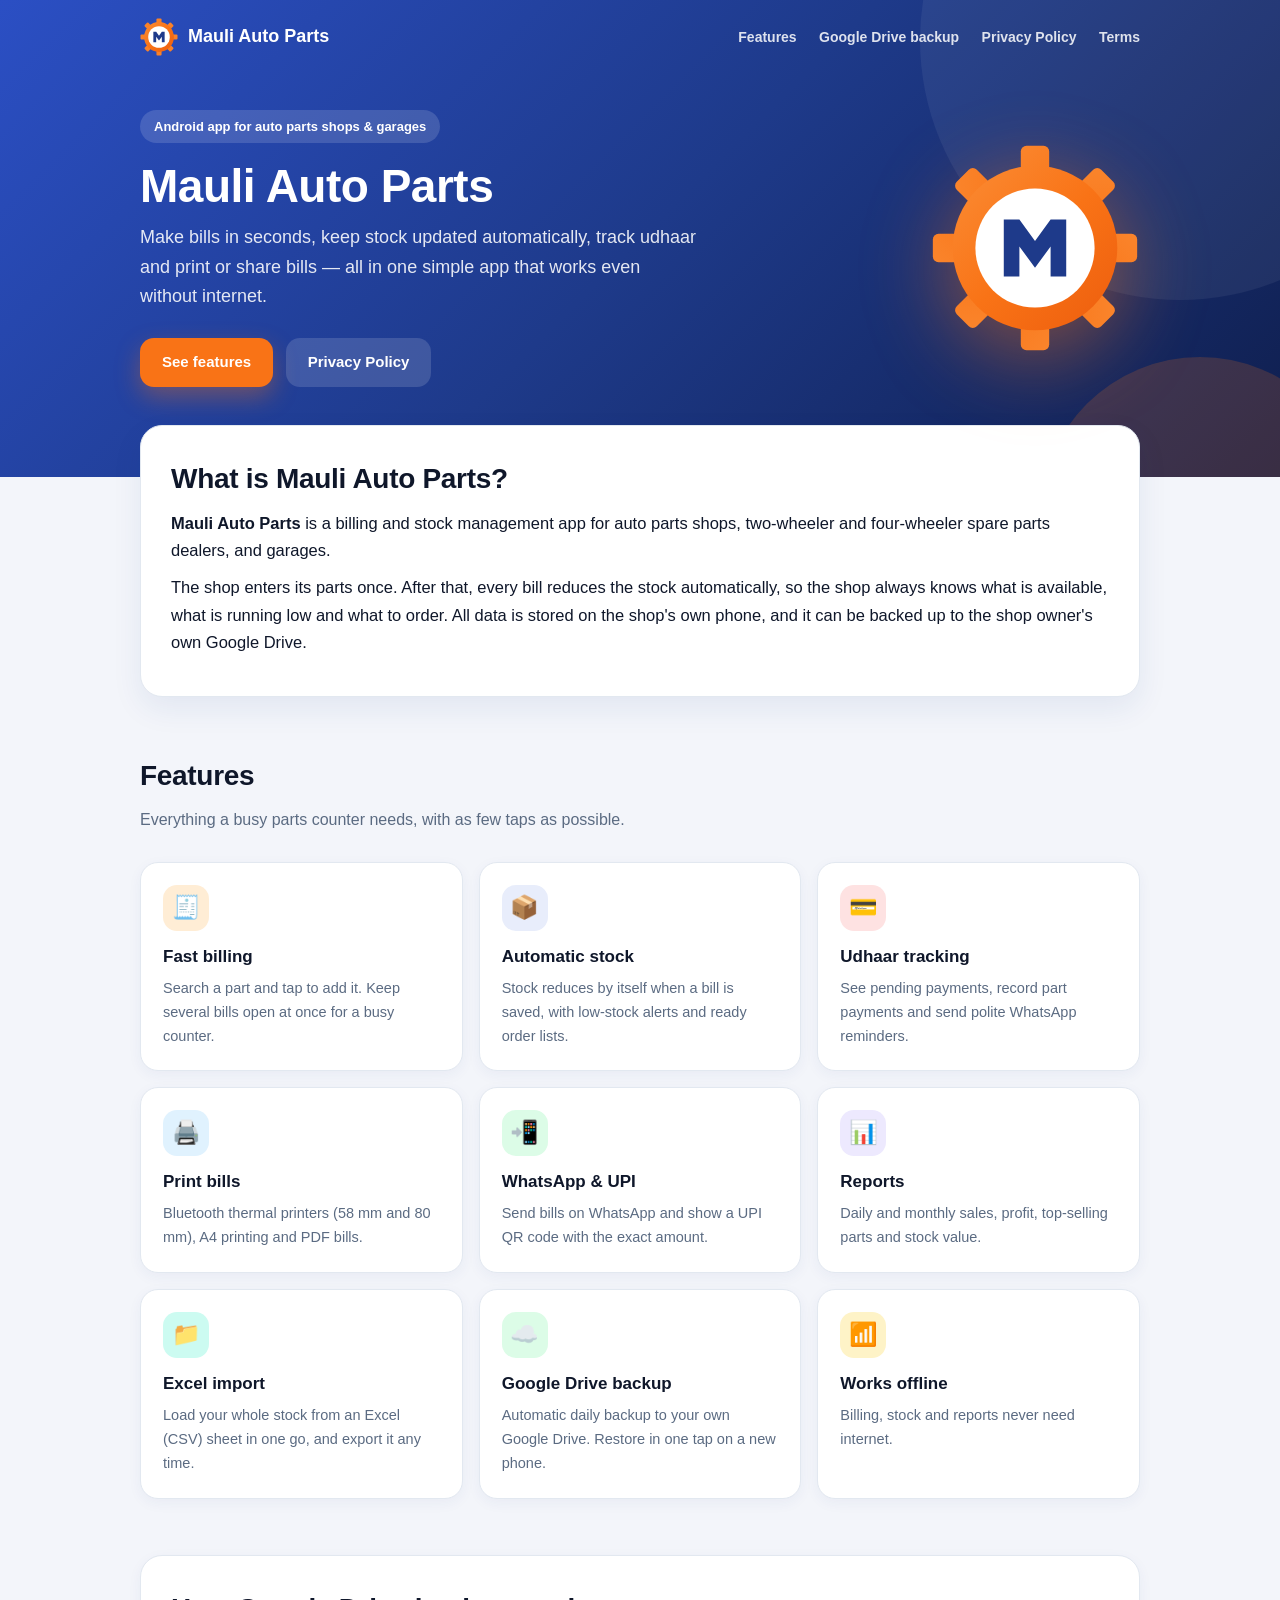
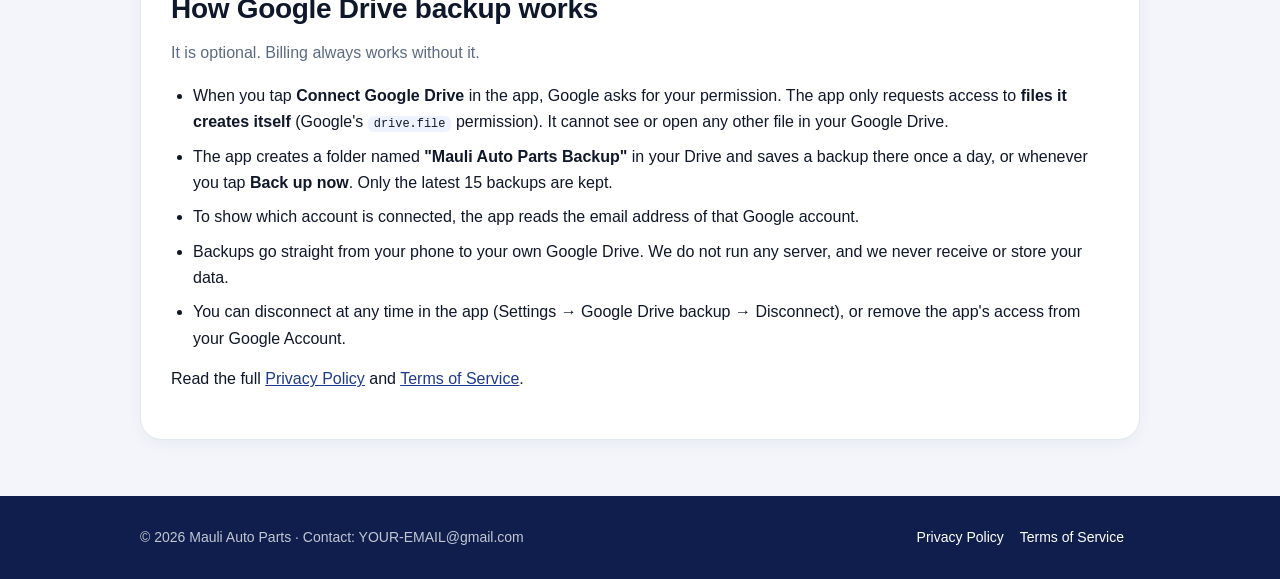
<file: index.html>
<!DOCTYPE html>
<html lang="en">
<head>
  <meta charset="utf-8">
  <meta name="viewport" content="width=device-width, initial-scale=1">
  <title>Mauli Auto Parts – Billing &amp; Stock App for Auto Parts Shops</title>
  <meta name="description" content="Mauli Auto Parts is an Android app for auto parts shops and garages: fast billing, automatic stock updates, udhaar (credit) tracking, bill printing and Google Drive backup.">
  <link rel="icon" type="image/svg+xml" href="logo.svg">
  <link rel="stylesheet" href="style.css">
</head>
<body>
  <header class="top">
    <div class="wrap">
      <nav>
        <a class="brand" href="./"><img src="logo.svg" alt="">Mauli Auto Parts</a>
        <div class="links">
          <a href="#features">Features</a>
          <a href="#google-drive">Google Drive backup</a>
          <a href="privacy.html">Privacy Policy</a>
          <a href="terms.html">Terms</a>
        </div>
      </nav>
      <div class="hero">
        <div>
          <span class="tag">Android app for auto parts shops &amp; garages</span>
          <h1>Mauli Auto Parts</h1>
          <p class="lead">Make bills in seconds, keep stock updated automatically, track udhaar and print or share bills — all in one simple app that works even without internet.</p>
          <a class="btn btn-main" href="#features">See features</a>
          <a class="btn btn-light" href="privacy.html">Privacy Policy</a>
        </div>
        <img class="hero-logo" src="logo.svg" alt="Mauli Auto Parts logo">
      </div>
    </div>
  </header>

  <main class="wrap">
    <div class="about">
      <h2>What is Mauli Auto Parts?</h2>
      <p><strong>Mauli Auto Parts</strong> is a billing and stock management app for auto parts shops, two-wheeler and four-wheeler spare parts dealers, and garages.</p>
      <p>The shop enters its parts once. After that, every bill reduces the stock automatically, so the shop always knows what is available, what is running low and what to order. All data is stored on the shop's own phone, and it can be backed up to the shop owner's own Google Drive.</p>
    </div>

    <section id="features">
      <h2>Features</h2>
      <p class="sub">Everything a busy parts counter needs, with as few taps as possible.</p>
      <div class="grid">
        <div class="card"><div class="icon" style="background:#FFEDD5">🧾</div><h3>Fast billing</h3><p>Search a part and tap to add it. Keep several bills open at once for a busy counter.</p></div>
        <div class="card"><div class="icon" style="background:#E8EDFB">📦</div><h3>Automatic stock</h3><p>Stock reduces by itself when a bill is saved, with low-stock alerts and ready order lists.</p></div>
        <div class="card"><div class="icon" style="background:#FEE2E2">💳</div><h3>Udhaar tracking</h3><p>See pending payments, record part payments and send polite WhatsApp reminders.</p></div>
        <div class="card"><div class="icon" style="background:#E0F2FE">🖨️</div><h3>Print bills</h3><p>Bluetooth thermal printers (58 mm and 80 mm), A4 printing and PDF bills.</p></div>
        <div class="card"><div class="icon" style="background:#DCFCE7">📲</div><h3>WhatsApp &amp; UPI</h3><p>Send bills on WhatsApp and show a UPI QR code with the exact amount.</p></div>
        <div class="card"><div class="icon" style="background:#EDE9FE">📊</div><h3>Reports</h3><p>Daily and monthly sales, profit, top-selling parts and stock value.</p></div>
        <div class="card"><div class="icon" style="background:#CCFBF1">📁</div><h3>Excel import</h3><p>Load your whole stock from an Excel (CSV) sheet in one go, and export it any time.</p></div>
        <div class="card"><div class="icon" style="background:#DCFCE7">☁️</div><h3>Google Drive backup</h3><p>Automatic daily backup to your own Google Drive. Restore in one tap on a new phone.</p></div>
        <div class="card"><div class="icon" style="background:#FEF3C7">📶</div><h3>Works offline</h3><p>Billing, stock and reports never need internet.</p></div>
      </div>
    </section>

    <section id="google-drive">
      <div class="drive">
        <h2>How Google Drive backup works</h2>
        <p class="sub" style="margin-bottom:0">It is optional. Billing always works without it.</p>
        <ul>
          <li>When you tap <strong>Connect Google Drive</strong> in the app, Google asks for your permission. The app only requests access to <strong>files it creates itself</strong> (Google's <code>drive.file</code> permission). It cannot see or open any other file in your Google Drive.</li>
          <li>The app creates a folder named <strong>"Mauli Auto Parts Backup"</strong> in your Drive and saves a backup there once a day, or whenever you tap <strong>Back up now</strong>. Only the latest 15 backups are kept.</li>
          <li>To show which account is connected, the app reads the email address of that Google account.</li>
          <li>Backups go straight from your phone to your own Google Drive. We do not run any server, and we never receive or store your data.</li>
          <li>You can disconnect at any time in the app (Settings → Google Drive backup → Disconnect), or remove the app's access from your Google Account.</li>
        </ul>
        <p style="margin-top:14px">Read the full <a href="privacy.html">Privacy Policy</a> and <a href="terms.html">Terms of Service</a>.</p>
      </div>
    </section>
  </main>

  <footer>
    <div class="wrap">
      <span>© 2026 Mauli Auto Parts · Contact: YOUR-EMAIL@gmail.com</span>
      <span><a href="privacy.html">Privacy Policy</a><a href="terms.html">Terms of Service</a></span>
    </div>
  </footer>
</body>
</html>
</file>
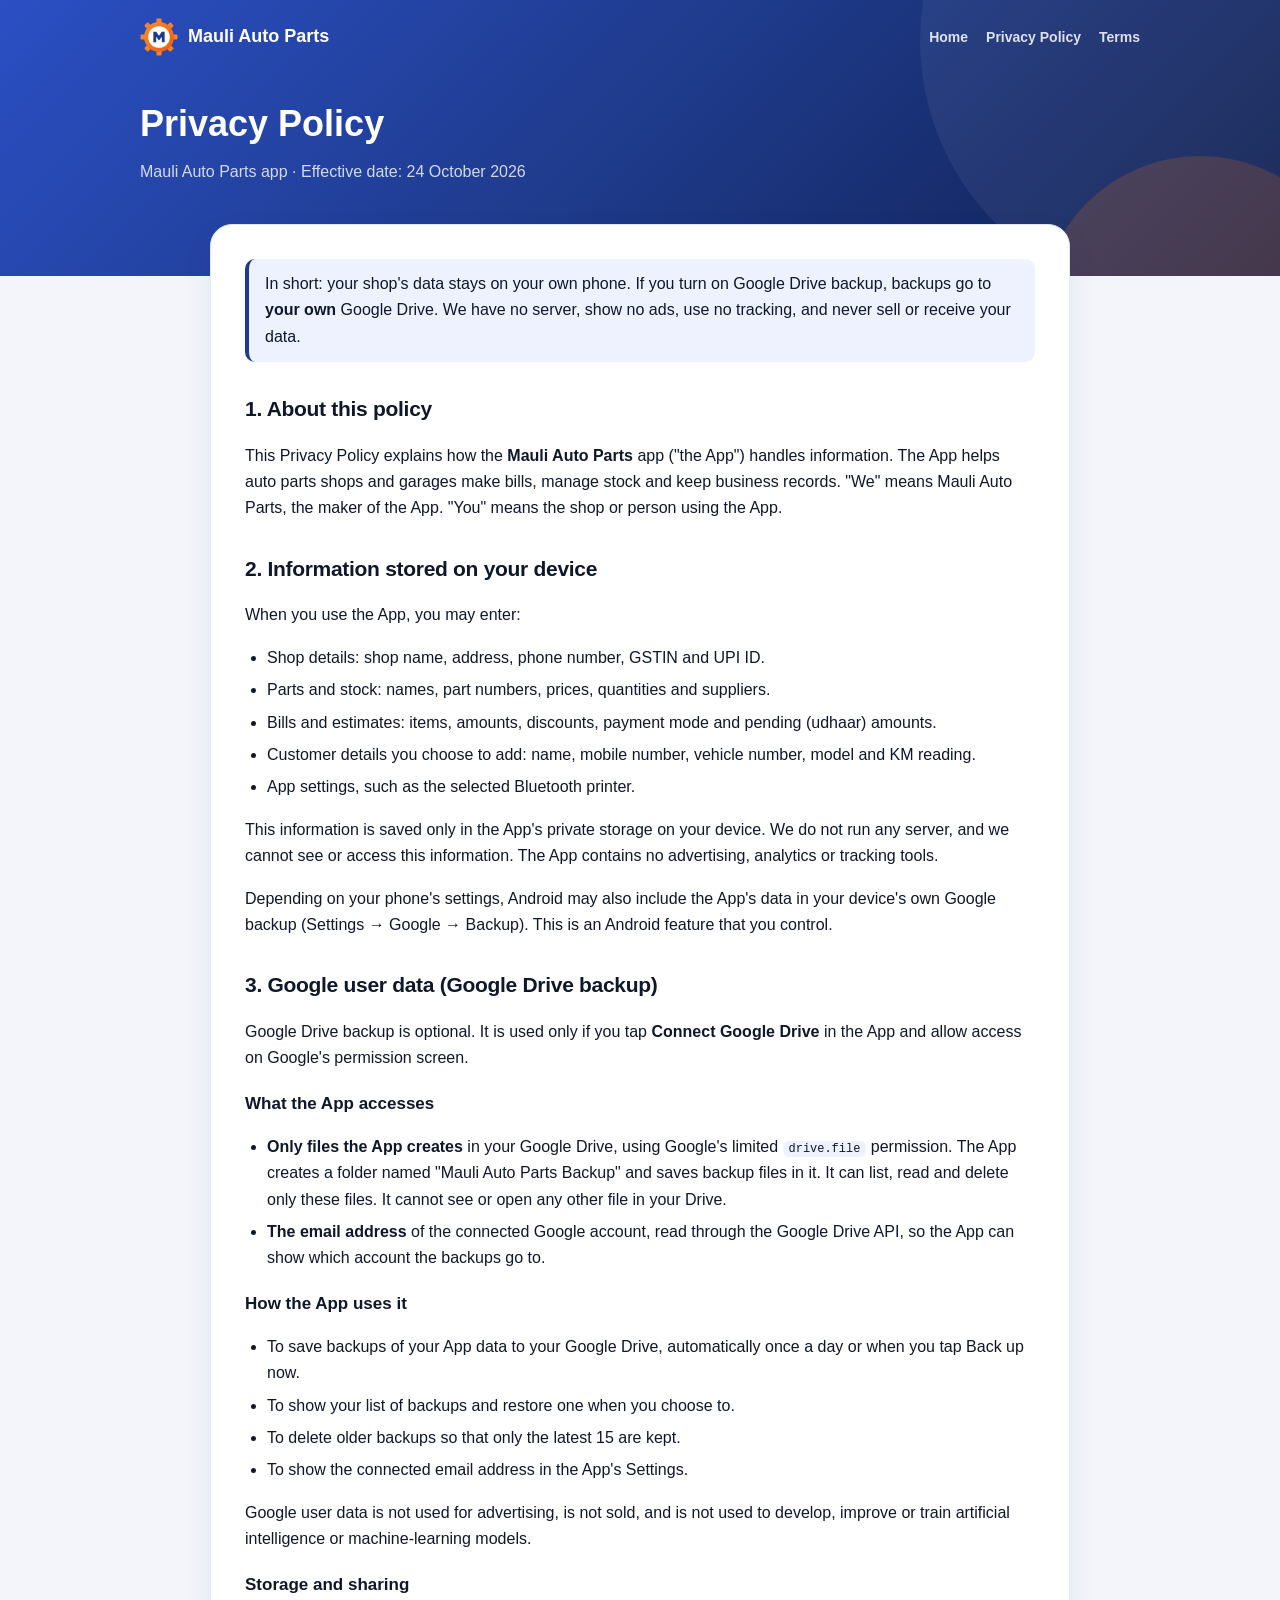
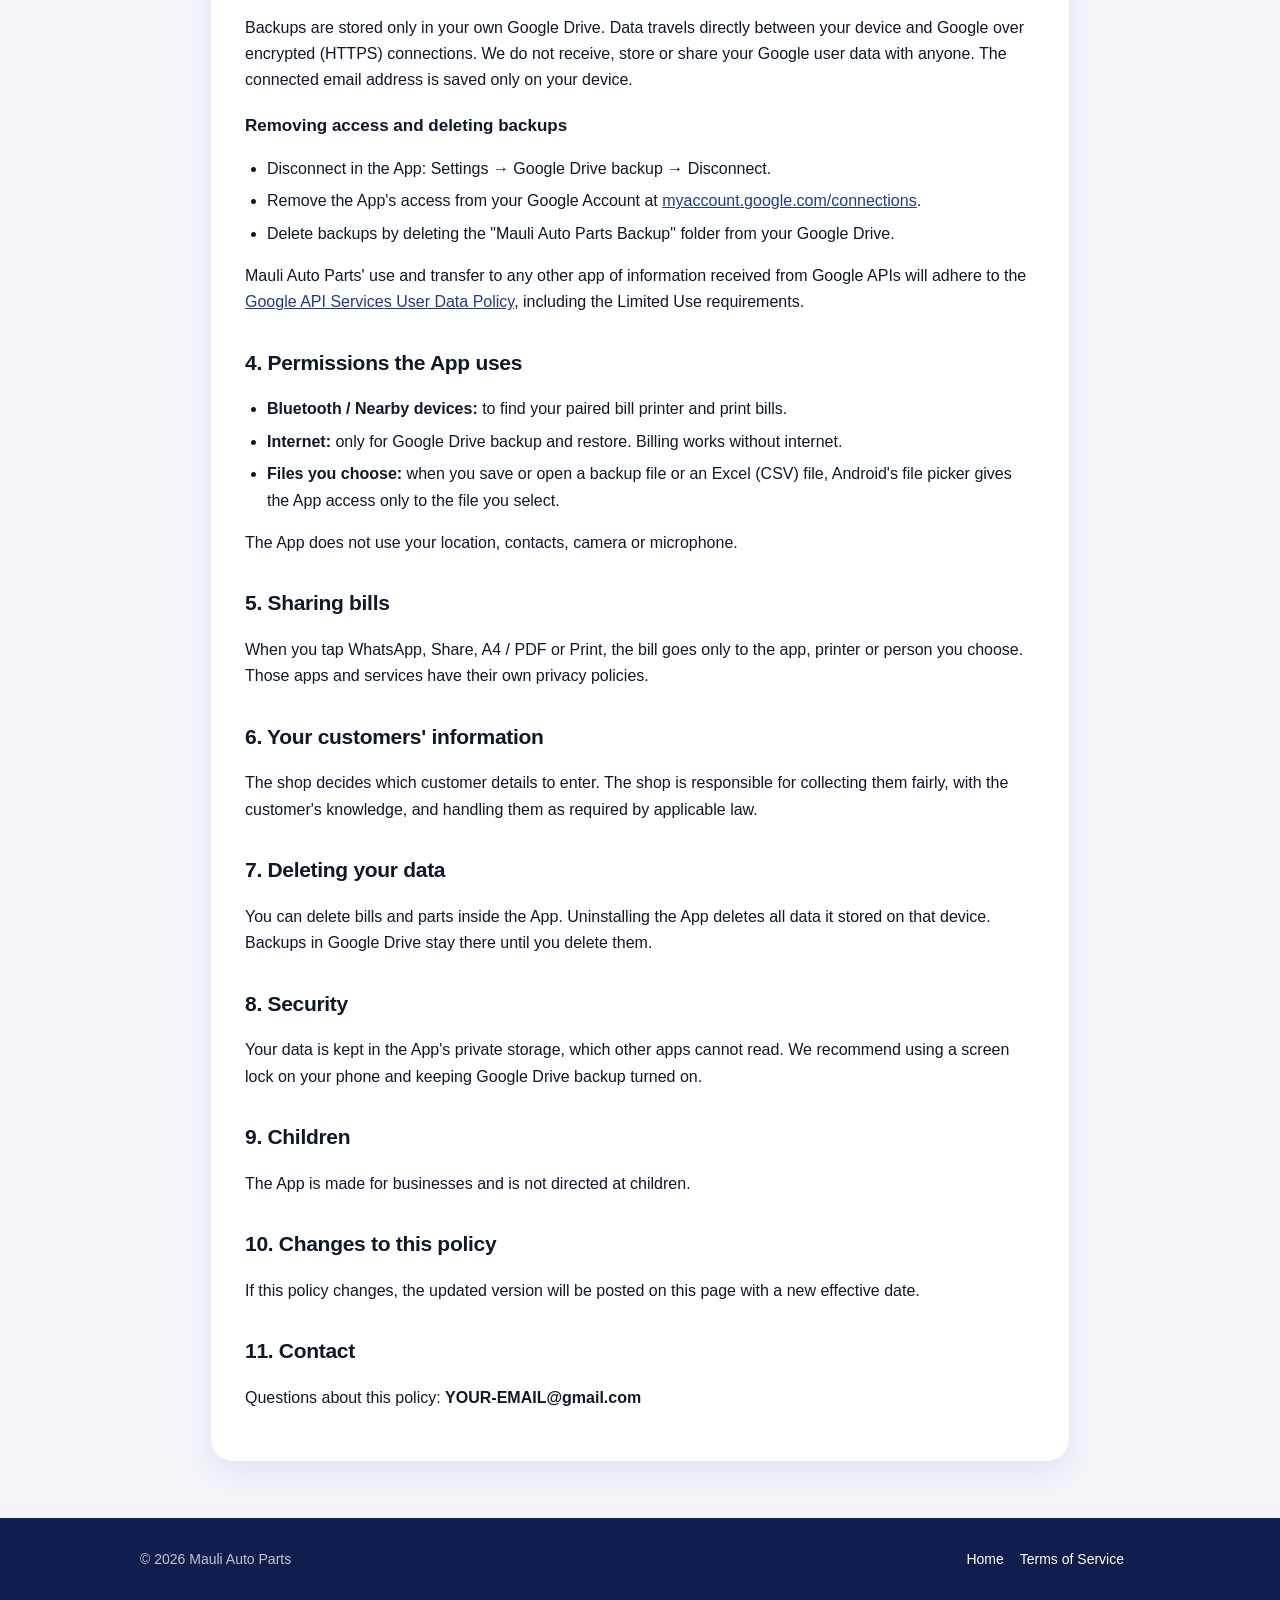
<file: privacy.html>
<!DOCTYPE html>
<html lang="en">
<head>
  <meta charset="utf-8">
  <meta name="viewport" content="width=device-width, initial-scale=1">
  <title>Privacy Policy – Mauli Auto Parts</title>
  <link rel="icon" type="image/svg+xml" href="logo.svg">
  <link rel="stylesheet" href="style.css">
</head>
<body>
  <header class="top">
    <div class="wrap">
      <nav>
        <a class="brand" href="./"><img src="logo.svg" alt="">Mauli Auto Parts</a>
        <div class="links"><a href="./">Home</a><a href="privacy.html">Privacy Policy</a><a href="terms.html">Terms</a></div>
      </nav>
      <div class="page-title">
        <h1>Privacy Policy</h1>
        <p>Mauli Auto Parts app · Effective date: 24 October 2026</p>
      </div>
    </div>
  </header>

  <main class="wrap">
    <article class="doc">
      <p class="note">In short: your shop's data stays on your own phone. If you turn on Google Drive backup, backups go to <strong>your own</strong> Google Drive. We have no server, show no ads, use no tracking, and never sell or receive your data.</p>

      <h2>1. About this policy</h2>
      <p>This Privacy Policy explains how the <strong>Mauli Auto Parts</strong> app ("the App") handles information. The App helps auto parts shops and garages make bills, manage stock and keep business records. "We" means Mauli Auto Parts, the maker of the App. "You" means the shop or person using the App.</p>

      <h2>2. Information stored on your device</h2>
      <p>When you use the App, you may enter:</p>
      <ul>
        <li>Shop details: shop name, address, phone number, GSTIN and UPI ID.</li>
        <li>Parts and stock: names, part numbers, prices, quantities and suppliers.</li>
        <li>Bills and estimates: items, amounts, discounts, payment mode and pending (udhaar) amounts.</li>
        <li>Customer details you choose to add: name, mobile number, vehicle number, model and KM reading.</li>
        <li>App settings, such as the selected Bluetooth printer.</li>
      </ul>
      <p>This information is saved only in the App's private storage on your device. We do not run any server, and we cannot see or access this information. The App contains no advertising, analytics or tracking tools.</p>
      <p>Depending on your phone's settings, Android may also include the App's data in your device's own Google backup (Settings → Google → Backup). This is an Android feature that you control.</p>

      <h2>3. Google user data (Google Drive backup)</h2>
      <p>Google Drive backup is optional. It is used only if you tap <strong>Connect Google Drive</strong> in the App and allow access on Google's permission screen.</p>

      <h3>What the App accesses</h3>
      <ul>
        <li><strong>Only files the App creates</strong> in your Google Drive, using Google's limited <code>drive.file</code> permission. The App creates a folder named "Mauli Auto Parts Backup" and saves backup files in it. It can list, read and delete only these files. It cannot see or open any other file in your Drive.</li>
        <li><strong>The email address</strong> of the connected Google account, read through the Google Drive API, so the App can show which account the backups go to.</li>
      </ul>

      <h3>How the App uses it</h3>
      <ul>
        <li>To save backups of your App data to your Google Drive, automatically once a day or when you tap Back up now.</li>
        <li>To show your list of backups and restore one when you choose to.</li>
        <li>To delete older backups so that only the latest 15 are kept.</li>
        <li>To show the connected email address in the App's Settings.</li>
      </ul>
      <p>Google user data is not used for advertising, is not sold, and is not used to develop, improve or train artificial intelligence or machine-learning models.</p>

      <h3>Storage and sharing</h3>
      <p>Backups are stored only in your own Google Drive. Data travels directly between your device and Google over encrypted (HTTPS) connections. We do not receive, store or share your Google user data with anyone. The connected email address is saved only on your device.</p>

      <h3>Removing access and deleting backups</h3>
      <ul>
        <li>Disconnect in the App: Settings → Google Drive backup → Disconnect.</li>
        <li>Remove the App's access from your Google Account at <a href="https://myaccount.google.com/connections">myaccount.google.com/connections</a>.</li>
        <li>Delete backups by deleting the "Mauli Auto Parts Backup" folder from your Google Drive.</li>
      </ul>
      <p>Mauli Auto Parts' use and transfer to any other app of information received from Google APIs will adhere to the <a href="https://developers.google.com/terms/api-services-user-data-policy">Google API Services User Data Policy</a>, including the Limited Use requirements.</p>

      <h2>4. Permissions the App uses</h2>
      <ul>
        <li><strong>Bluetooth / Nearby devices:</strong> to find your paired bill printer and print bills.</li>
        <li><strong>Internet:</strong> only for Google Drive backup and restore. Billing works without internet.</li>
        <li><strong>Files you choose:</strong> when you save or open a backup file or an Excel (CSV) file, Android's file picker gives the App access only to the file you select.</li>
      </ul>
      <p>The App does not use your location, contacts, camera or microphone.</p>

      <h2>5. Sharing bills</h2>
      <p>When you tap WhatsApp, Share, A4 / PDF or Print, the bill goes only to the app, printer or person you choose. Those apps and services have their own privacy policies.</p>

      <h2>6. Your customers' information</h2>
      <p>The shop decides which customer details to enter. The shop is responsible for collecting them fairly, with the customer's knowledge, and handling them as required by applicable law.</p>

      <h2>7. Deleting your data</h2>
      <p>You can delete bills and parts inside the App. Uninstalling the App deletes all data it stored on that device. Backups in Google Drive stay there until you delete them.</p>

      <h2>8. Security</h2>
      <p>Your data is kept in the App's private storage, which other apps cannot read. We recommend using a screen lock on your phone and keeping Google Drive backup turned on.</p>

      <h2>9. Children</h2>
      <p>The App is made for businesses and is not directed at children.</p>

      <h2>10. Changes to this policy</h2>
      <p>If this policy changes, the updated version will be posted on this page with a new effective date.</p>

      <h2>11. Contact</h2>
      <p>Questions about this policy: <strong>YOUR-EMAIL@gmail.com</strong></p>
    </article>
  </main>

  <footer>
    <div class="wrap">
      <span>© 2026 Mauli Auto Parts</span>
      <span><a href="./">Home</a><a href="terms.html">Terms of Service</a></span>
    </div>
  </footer>
</body>
</html>
</file>
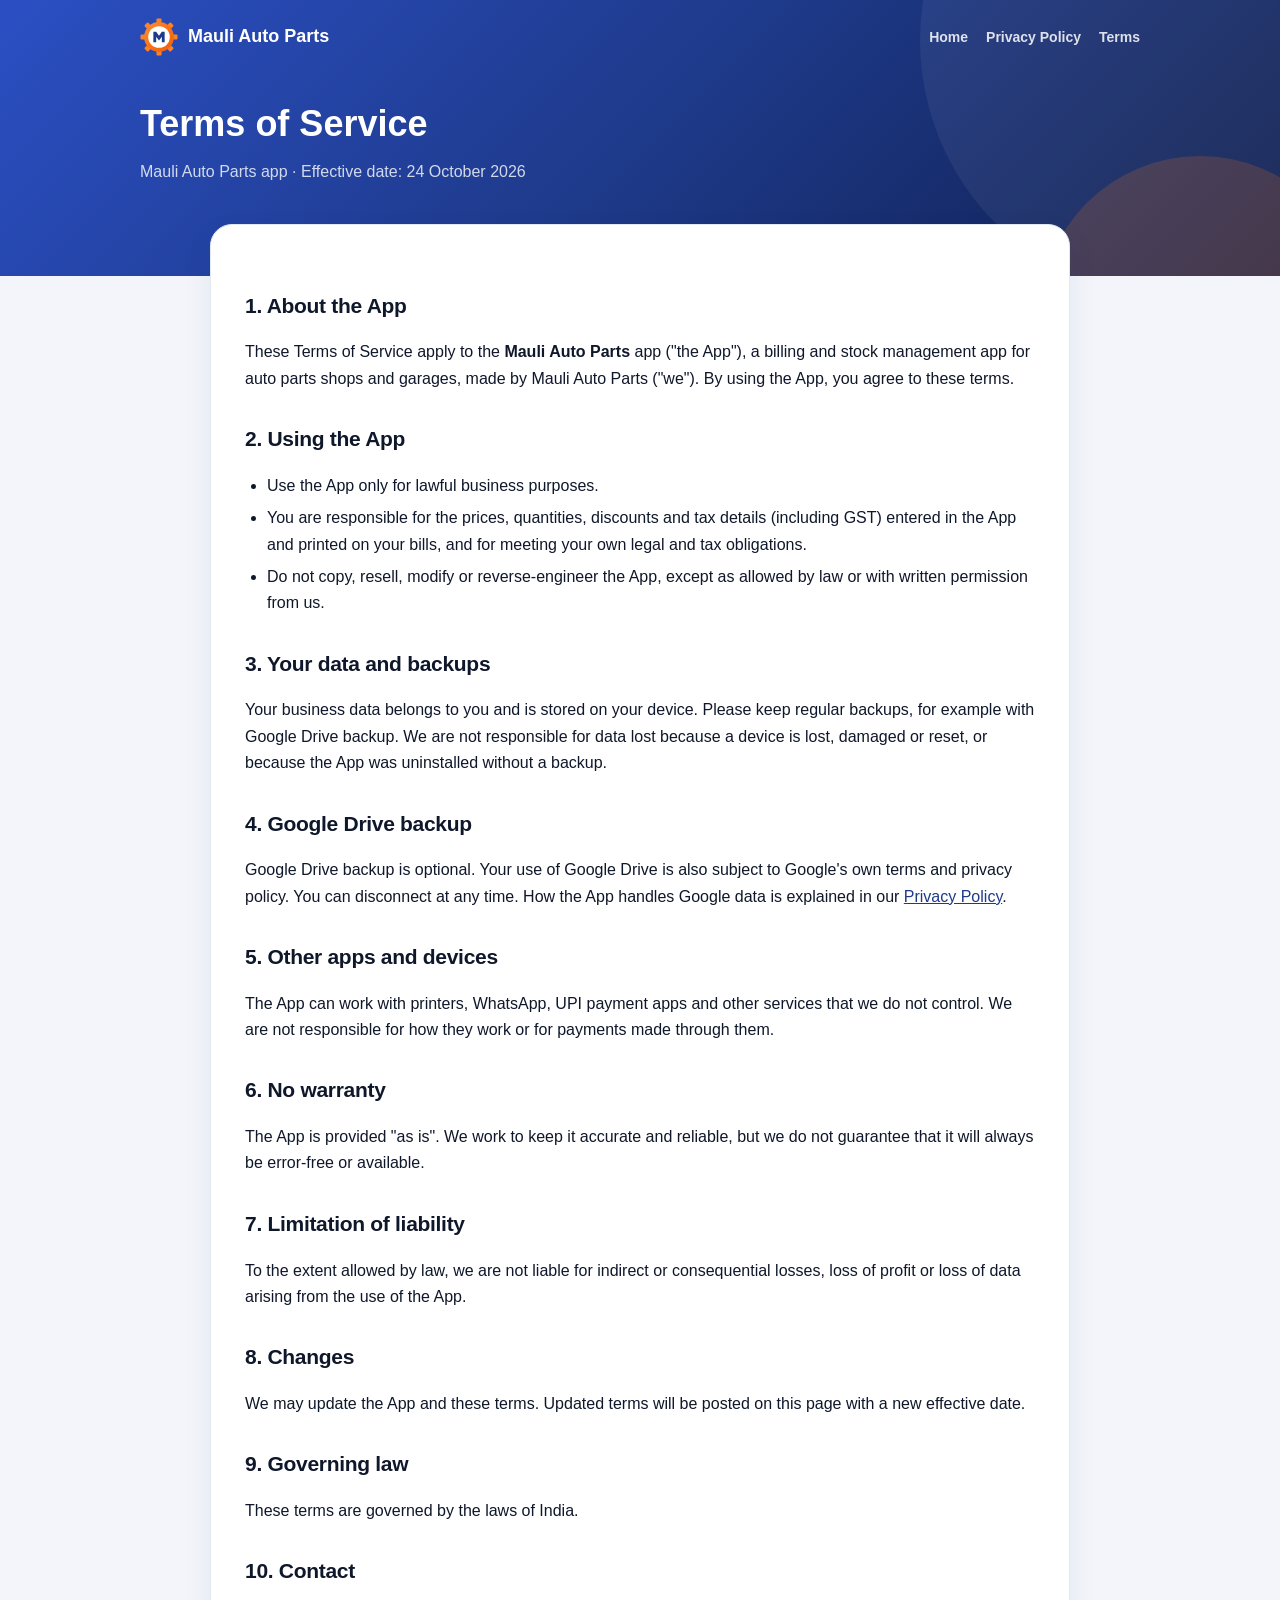
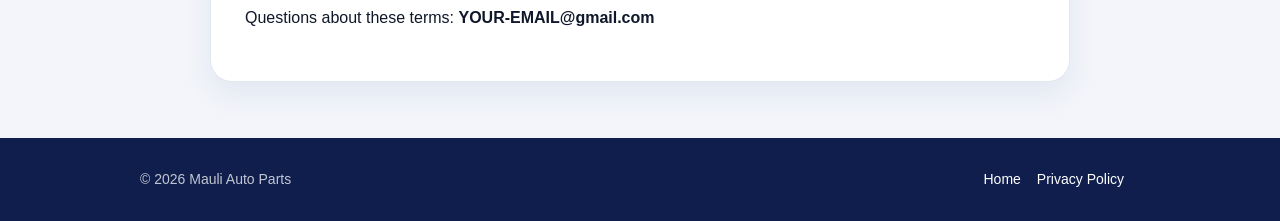
<file: terms.html>
<!DOCTYPE html>
<html lang="en">
<head>
  <meta charset="utf-8">
  <meta name="viewport" content="width=device-width, initial-scale=1">
  <title>Terms of Service – Mauli Auto Parts</title>
  <link rel="icon" type="image/svg+xml" href="logo.svg">
  <link rel="stylesheet" href="style.css">
</head>
<body>
  <header class="top">
    <div class="wrap">
      <nav>
        <a class="brand" href="./"><img src="logo.svg" alt="">Mauli Auto Parts</a>
        <div class="links"><a href="./">Home</a><a href="privacy.html">Privacy Policy</a><a href="terms.html">Terms</a></div>
      </nav>
      <div class="page-title">
        <h1>Terms of Service</h1>
        <p>Mauli Auto Parts app · Effective date: 24 October 2026</p>
      </div>
    </div>
  </header>

  <main class="wrap">
    <article class="doc">
      <h2>1. About the App</h2>
      <p>These Terms of Service apply to the <strong>Mauli Auto Parts</strong> app ("the App"), a billing and stock management app for auto parts shops and garages, made by Mauli Auto Parts ("we"). By using the App, you agree to these terms.</p>

      <h2>2. Using the App</h2>
      <ul>
        <li>Use the App only for lawful business purposes.</li>
        <li>You are responsible for the prices, quantities, discounts and tax details (including GST) entered in the App and printed on your bills, and for meeting your own legal and tax obligations.</li>
        <li>Do not copy, resell, modify or reverse-engineer the App, except as allowed by law or with written permission from us.</li>
      </ul>

      <h2>3. Your data and backups</h2>
      <p>Your business data belongs to you and is stored on your device. Please keep regular backups, for example with Google Drive backup. We are not responsible for data lost because a device is lost, damaged or reset, or because the App was uninstalled without a backup.</p>

      <h2>4. Google Drive backup</h2>
      <p>Google Drive backup is optional. Your use of Google Drive is also subject to Google's own terms and privacy policy. You can disconnect at any time. How the App handles Google data is explained in our <a href="privacy.html">Privacy Policy</a>.</p>

      <h2>5. Other apps and devices</h2>
      <p>The App can work with printers, WhatsApp, UPI payment apps and other services that we do not control. We are not responsible for how they work or for payments made through them.</p>

      <h2>6. No warranty</h2>
      <p>The App is provided "as is". We work to keep it accurate and reliable, but we do not guarantee that it will always be error-free or available.</p>

      <h2>7. Limitation of liability</h2>
      <p>To the extent allowed by law, we are not liable for indirect or consequential losses, loss of profit or loss of data arising from the use of the App.</p>

      <h2>8. Changes</h2>
      <p>We may update the App and these terms. Updated terms will be posted on this page with a new effective date.</p>

      <h2>9. Governing law</h2>
      <p>These terms are governed by the laws of India.</p>

      <h2>10. Contact</h2>
      <p>Questions about these terms: <strong>YOUR-EMAIL@gmail.com</strong></p>
    </article>
  </main>

  <footer>
    <div class="wrap">
      <span>© 2026 Mauli Auto Parts</span>
      <span><a href="./">Home</a><a href="privacy.html">Privacy Policy</a></span>
    </div>
  </footer>
</body>
</html>
</file>
<file: style.css>
:root {
  --navy: #1E3A8A;
  --navy-deep: #0F1E4D;
  --orange: #F97316;
  --ink: #0F172A;
  --muted: #5B6B82;
  --line: #E2E8F0;
  --bg: #F3F5FA;
}

* { box-sizing: border-box; }
html { scroll-behavior: smooth; }

body {
  margin: 0;
  font-family: "Segoe UI", Roboto, -apple-system, BlinkMacSystemFont, "Noto Sans", Arial, sans-serif;
  color: var(--ink);
  background: var(--bg);
  line-height: 1.65;
  -webkit-font-smoothing: antialiased;
}

a { color: var(--navy); }
code { background: #EEF2FF; padding: 1px 6px; border-radius: 6px; font-size: 0.92em; }
.wrap { max-width: 1040px; margin: 0 auto; padding: 0 20px; }

/* ---------- Header ---------- */
.top {
  position: relative;
  overflow: hidden;
  color: #fff;
  background: linear-gradient(135deg, #2B4FC4 0%, var(--navy) 50%, var(--navy-deep) 100%);
}
.top::before, .top::after { content: ""; position: absolute; border-radius: 50%; pointer-events: none; }
.top::before { width: 520px; height: 520px; right: -160px; top: -220px; background: rgba(255, 255, 255, 0.06); }
.top::after { width: 320px; height: 320px; right: -80px; bottom: -200px; background: rgba(249, 115, 22, 0.18); }
.top .wrap { position: relative; z-index: 1; }

nav { display: flex; align-items: center; justify-content: space-between; gap: 16px; padding: 18px 0; flex-wrap: wrap; }
.brand { display: flex; align-items: center; gap: 10px; color: #fff; text-decoration: none; font-weight: 800; font-size: 18px; }
.brand img { width: 38px; height: 38px; }
.links a { color: rgba(255, 255, 255, 0.85); text-decoration: none; font-weight: 600; font-size: 14px; margin-left: 18px; }
.links a:hover { color: #fff; }

.hero { display: flex; align-items: center; justify-content: space-between; gap: 40px; padding: 36px 0 90px; }
.hero h1 { font-size: 46px; line-height: 1.12; margin: 0 0 10px; letter-spacing: -0.5px; }
.tag { display: inline-block; background: rgba(255, 255, 255, 0.14); padding: 6px 14px; border-radius: 999px; font-size: 13px; font-weight: 700; margin-bottom: 18px; }
.lead { font-size: 18px; color: rgba(255, 255, 255, 0.88); margin: 0 0 26px; max-width: 560px; }
.hero-logo { width: 210px; height: 210px; flex-shrink: 0; filter: drop-shadow(0 20px 40px rgba(249, 115, 22, 0.45)); }

.btn { display: inline-block; padding: 12px 22px; border-radius: 14px; font-weight: 700; text-decoration: none; font-size: 15px; }
.btn-main { background: var(--orange); color: #fff; box-shadow: 0 10px 24px rgba(249, 115, 22, 0.35); }
.btn-light { background: rgba(255, 255, 255, 0.14); color: #fff; margin-left: 8px; }

.page-title { padding: 20px 0 90px; }
.page-title h1 { font-size: 36px; margin: 0 0 6px; }
.page-title p { margin: 0; color: rgba(255, 255, 255, 0.8); }

/* ---------- Home sections ---------- */
section { padding: 56px 0 0; }
h2 { font-size: 28px; margin: 0 0 8px; letter-spacing: -0.3px; }
.sub { color: var(--muted); margin: 0 0 28px; font-size: 16px; }

.about { background: #fff; border: 1px solid var(--line); border-radius: 22px; padding: 30px; margin-top: -52px; position: relative; box-shadow: 0 12px 30px rgba(30, 58, 138, 0.08); }
.about p { margin: 0 0 10px; font-size: 16.5px; }

.grid { display: grid; grid-template-columns: repeat(auto-fit, minmax(240px, 1fr)); gap: 16px; }
.card { background: #fff; border: 1px solid var(--line); border-radius: 18px; padding: 22px; box-shadow: 0 4px 14px rgba(30, 58, 138, 0.05); }
.icon { width: 46px; height: 46px; border-radius: 14px; display: grid; place-items: center; font-size: 23px; margin-bottom: 12px; }
.card h3 { margin: 0 0 6px; font-size: 17px; }
.card p { margin: 0; color: var(--muted); font-size: 14.5px; }

.drive { background: #fff; border: 1px solid var(--line); border-radius: 22px; padding: 30px; margin-bottom: 56px; box-shadow: 0 4px 14px rgba(30, 58, 138, 0.05); }
.drive ul { margin: 16px 0 0; padding-left: 22px; }
.drive li { margin-bottom: 8px; }

/* ---------- Policy pages ---------- */
.doc { background: #fff; border: 1px solid var(--line); border-radius: 22px; padding: 34px; margin: -52px auto 56px; position: relative; box-shadow: 0 12px 30px rgba(30, 58, 138, 0.08); max-width: 860px; }
.doc h2 { font-size: 21px; margin: 30px 0 8px; }
.doc h3 { font-size: 17px; margin: 18px 0 6px; }
.doc ul { padding-left: 22px; }
.doc li { margin-bottom: 6px; }
.note { background: #EEF2FF; border-left: 4px solid var(--navy); padding: 12px 16px; border-radius: 10px; margin-top: 0; }

/* ---------- Footer ---------- */
footer { background: var(--navy-deep); color: rgba(255, 255, 255, 0.75); padding: 30px 0; font-size: 14px; }
footer .wrap { display: flex; justify-content: space-between; gap: 12px; flex-wrap: wrap; }
footer a { color: #fff; text-decoration: none; margin-right: 16px; }

@media (max-width: 760px) {
  .hero { flex-direction: column-reverse; text-align: center; padding-bottom: 80px; }
  .hero h1 { font-size: 34px; }
  .hero-logo { width: 140px; height: 140px; }
  .btn-light { margin-left: 0; margin-top: 10px; }
  .links a { margin-left: 0; margin-right: 14px; }
  .about, .drive, .doc { padding: 22px; }
}
</file>
